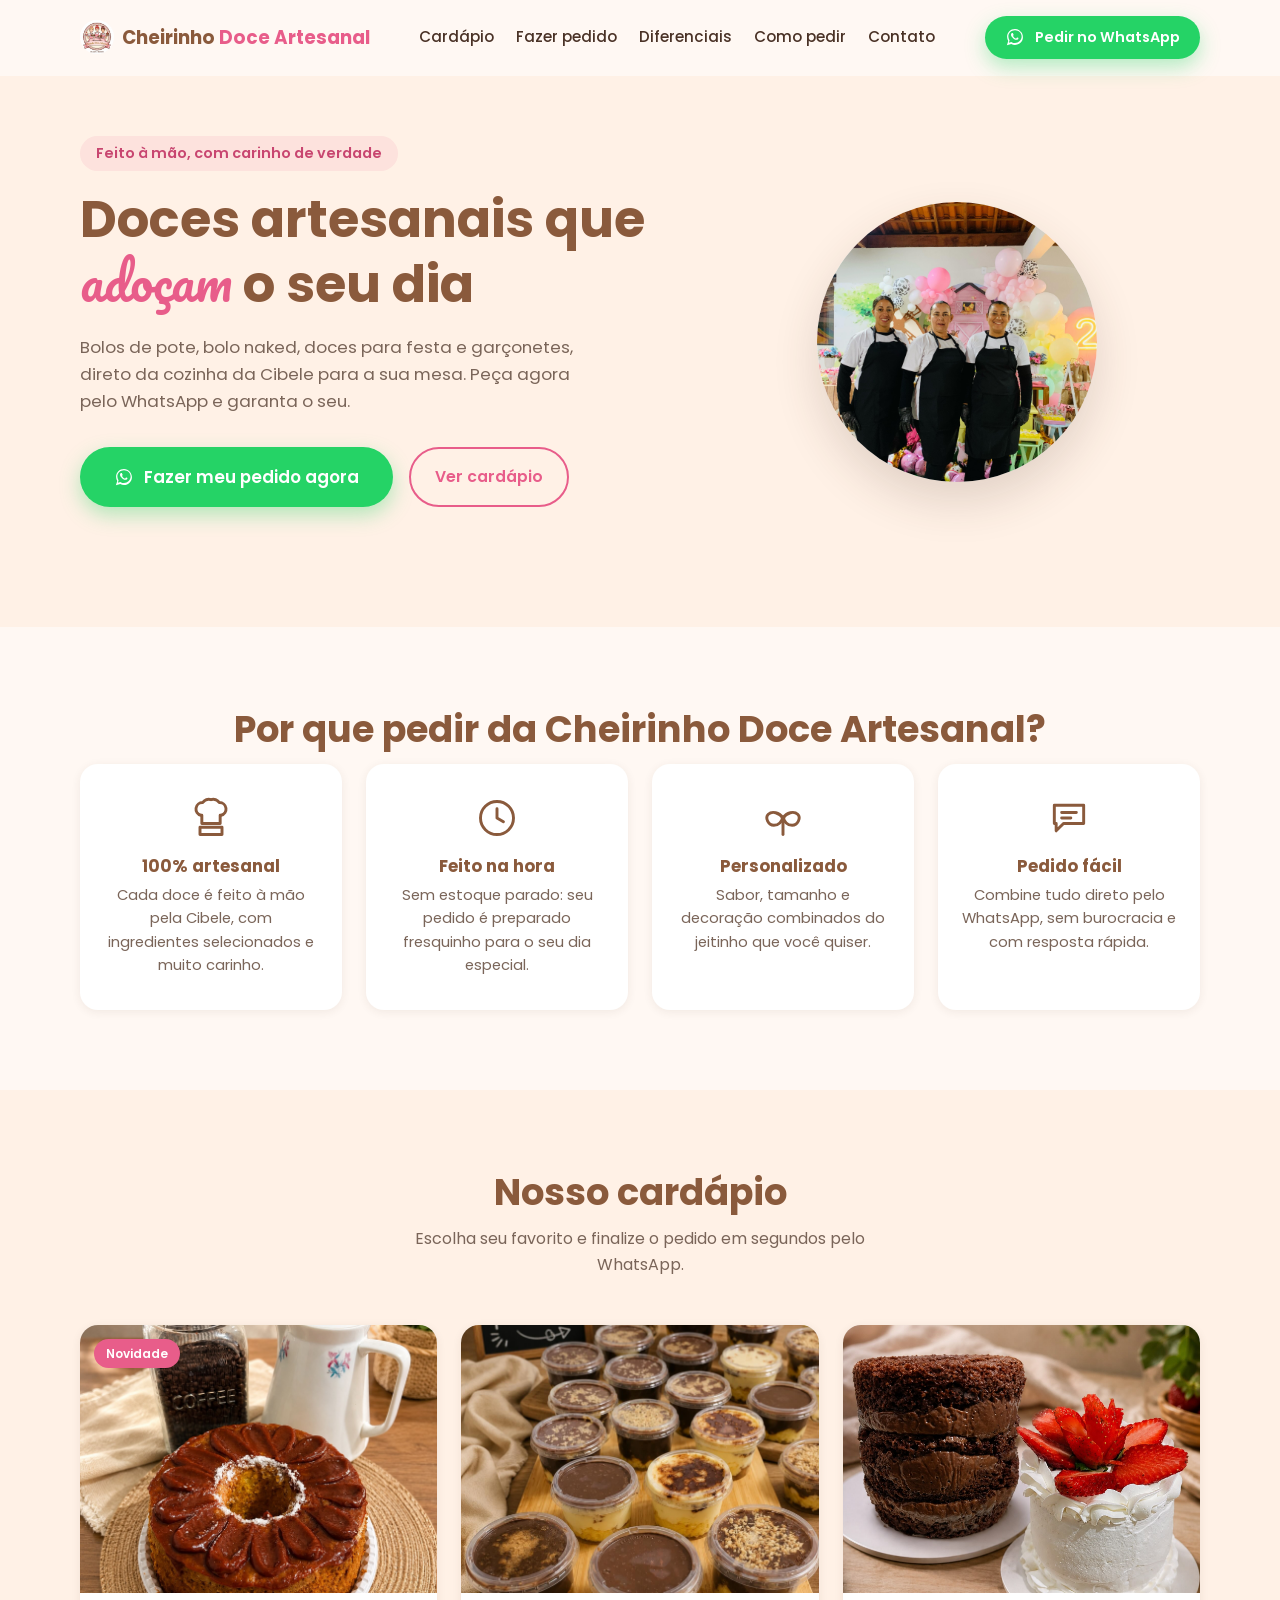
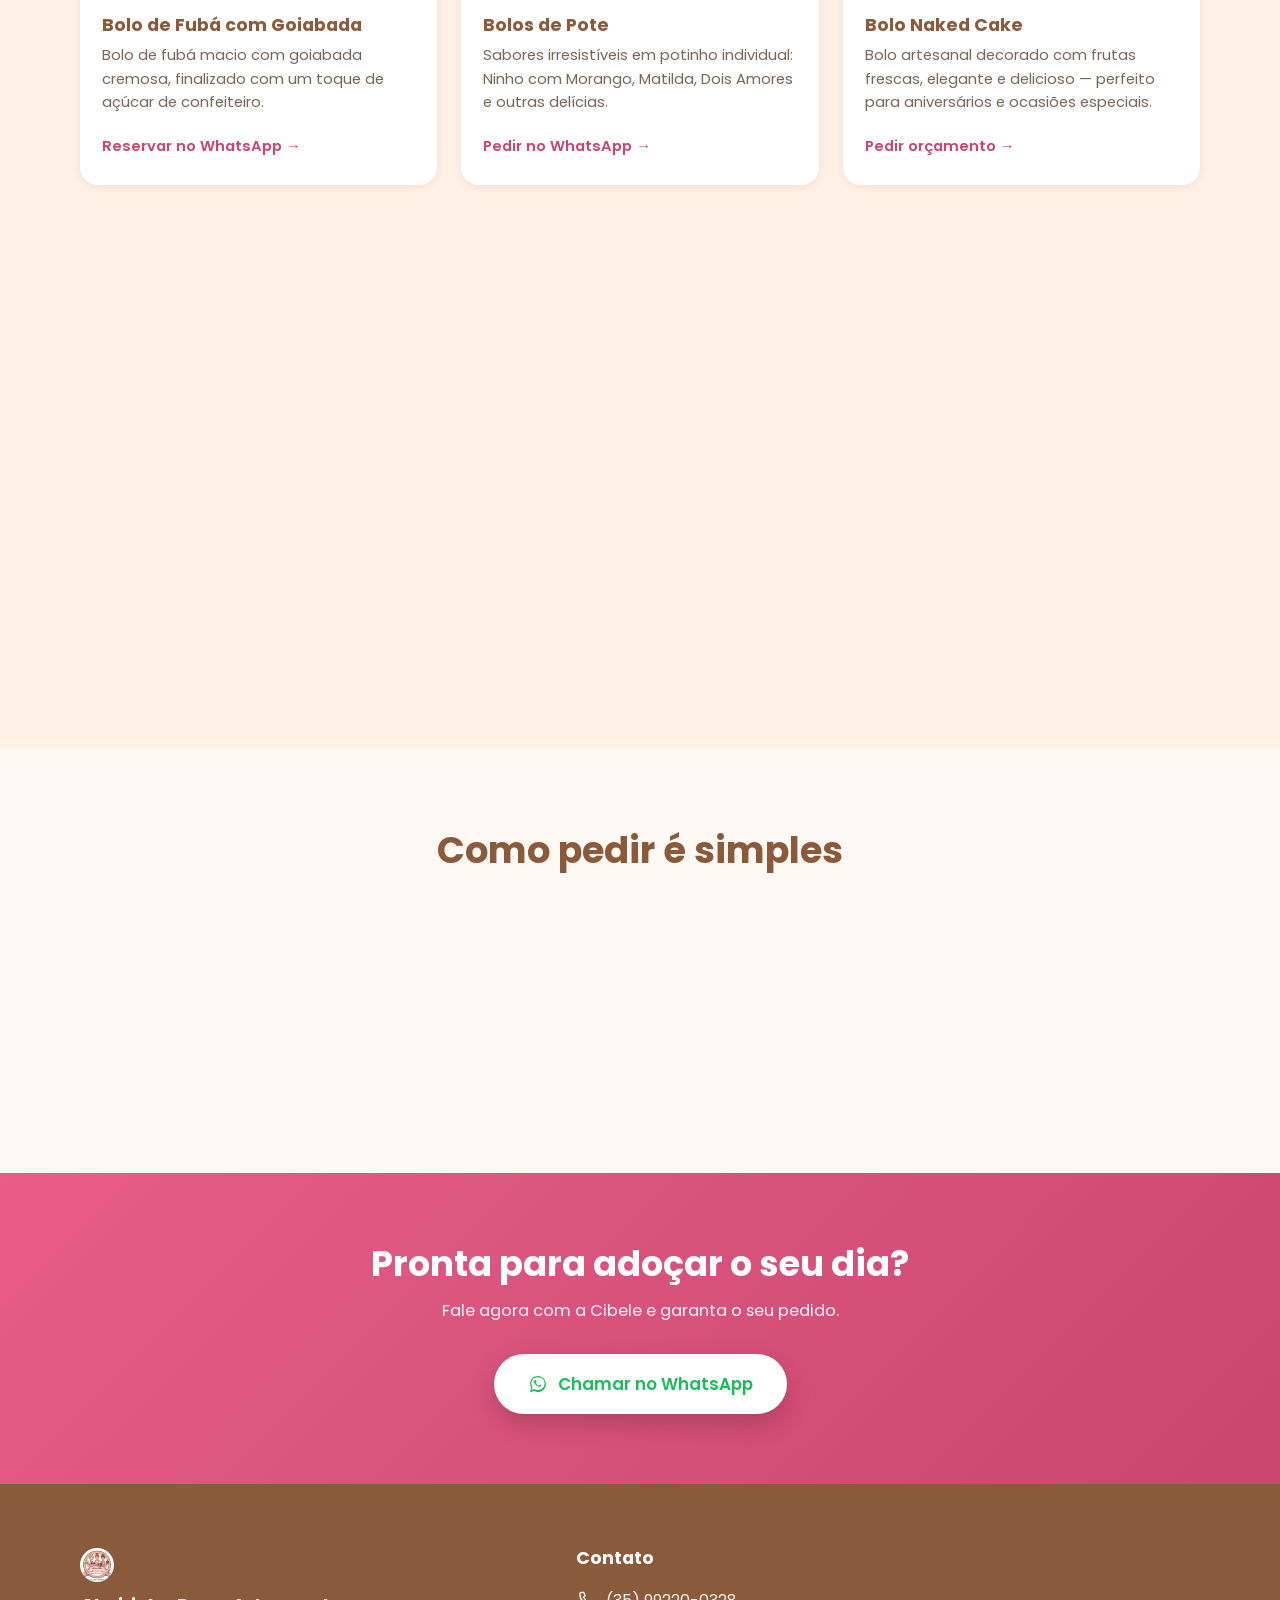
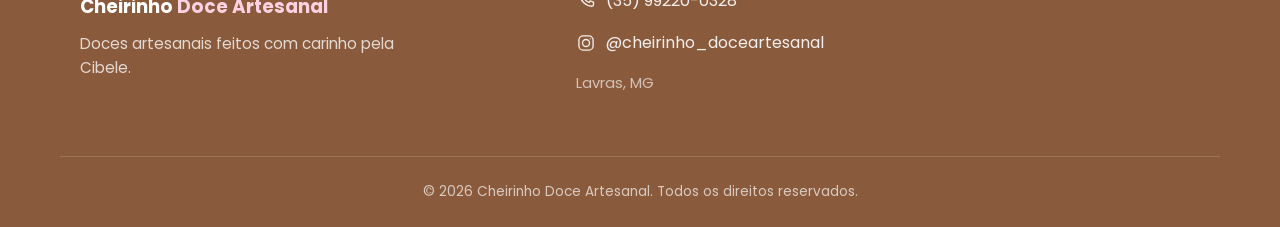
<file: index.html>
<!DOCTYPE html>
<html lang="pt-BR">
<head>
  <meta charset="UTF-8">
  <meta name="viewport" content="width=device-width, initial-scale=1.0">
  <title>Cheirinho Doce Artesanal | Bolos de Pote e Doces Artesanais</title>
  <meta name="description" content="Bolos de pote, bolo naked, doces para festa e garçonetes feitos à mão pela Cibele. Peça pelo WhatsApp e receba com todo carinho.">
  <meta name="keywords" content="bolo de pote, doceria artesanal, bolo naked cake, doces para festa, garçonetes, encomenda de bolo, confeitaria">
  <meta name="robots" content="index, follow">
  <meta name="author" content="Cheirinho Doce Artesanal">
  <link rel="canonical" href="https://www.cheirinhodoceartesanal.com.br/">

  <!-- Open Graph / redes sociais -->
  <meta property="og:type" content="website">
  <meta property="og:title" content="Cheirinho Doce Artesanal | Bolos de Pote e Doces Artesanais">
  <meta property="og:description" content="Bolos de pote, bolo naked, doces para festa e garçonetes feitos à mão. Peça pelo WhatsApp!">
  <meta property="og:locale" content="pt_BR">
  <meta property="og:site_name" content="Cheirinho Doce Artesanal">
  <meta name="twitter:card" content="summary">

  <link rel="icon" type="image/png" sizes="32x32" href="assets/img/favicon-32.png">
  <link rel="apple-touch-icon" sizes="180x180" href="assets/img/favicon-180.png">

  <link rel="preconnect" href="https://fonts.googleapis.com">
  <link rel="preconnect" href="https://fonts.gstatic.com" crossorigin>
  <link href="https://fonts.googleapis.com/css2?family=Poppins:wght@400;500;600;700&family=Pacifico&display=swap" rel="stylesheet">

  <link rel="stylesheet" href="css/styles.css">
  <link rel="stylesheet" href="css/pedido.css">

  <!-- SEO: dados estruturados do negócio -->
  <script type="application/ld+json">
  {
    "@context": "https://schema.org",
    "@type": "Bakery",
    "name": "Cheirinho Doce Artesanal",
    "description": "Bolos de pote, bolo naked, doces para festa e garçonetes artesanais sob encomenda.",
    "telephone": "+5535992200328",
    "priceRange": "$$",
    "servesCuisine": "Confeitaria",
    "sameAs": [
      "https://www.instagram.com/cheirinho_doceartesanal/"
    ]
  }
  </script>
</head>
<body>

  <!-- HEADER -->
  <header class="header" id="header">
    <div class="container header__inner">
      <a href="#topo" class="logo">
        <img src="assets/img/logo-temporaria.jpeg" alt="" class="logo__icon">
        <span class="logo__text">Cheirinho <em>Doce Artesanal</em></span>
      </a>

      <div class="header__actions">
        <a href="#pedido" class="btn header__order-cta">Fazer pedido</a>

        <button class="nav-toggle" id="navToggle" aria-label="Abrir menu" aria-expanded="false" aria-controls="navMenu">
          <span></span><span></span><span></span>
        </button>
      </div>

      <nav class="nav" id="navMenu">
        <a href="#cardapio" class="nav__link">Cardápio</a>
        <a href="#pedido" class="nav__link">Fazer pedido</a>
        <a href="#diferenciais" class="nav__link">Diferenciais</a>
        <a href="#como-pedir" class="nav__link">Como pedir</a>
        <a href="#contato" class="nav__link">Contato</a>
        <a href="https://wa.me/5535992200328?text=Ol%C3%A1%2C%20Cibele!%20Vim%20pelo%20site%20da%20Cheirinho%20Doce%20Artesanal%20e%20gostaria%20de%20fazer%20um%20pedido.%20Pode%20me%20ajudar%3F"
           class="btn btn--whatsapp nav__cta" target="_blank" rel="noopener" data-wa-cta="header">
          <svg class="icon-wa" viewBox="0 0 32 32" aria-hidden="true"><path d="M16 3C9 3 3.3 8.6 3.3 15.5c0 2.4.7 4.7 1.9 6.7L3 29l7-1.8c1.9 1 4 1.6 6 1.6 7 0 12.7-5.6 12.7-12.5S23 3 16 3zm0 22.6c-1.9 0-3.7-.5-5.3-1.4l-.4-.2-4.1 1 1.1-4-.3-.4a10 10 0 01-1.6-5.4c0-5.6 4.6-10.1 10.6-10.1s10.6 4.5 10.6 10.1S21.9 25.6 16 25.6zm5.8-7.6c-.3-.2-1.9-1-2.2-1.1-.3-.1-.5-.2-.7.1-.2.3-.8 1.1-1 1.3-.2.2-.4.3-.7.1-.3-.2-1.4-.5-2.6-1.6-1-.9-1.6-2-1.8-2.3-.2-.3 0-.5.1-.6.1-.1.3-.4.5-.5.1-.2.2-.3.3-.5.1-.2 0-.4 0-.5 0-.2-.7-1.8-1-2.4-.3-.6-.5-.5-.7-.5h-.6c-.2 0-.5.1-.8.4-.3.3-1 1-1 2.5s1 2.9 1.2 3.1c.1.2 2 3.1 4.9 4.3.7.3 1.2.5 1.6.6.7.2 1.3.2 1.8.1.5-.1 1.9-.8 2.1-1.5.3-.7.3-1.4.2-1.5-.1-.1-.3-.2-.6-.3z"/></svg>
          Pedir no WhatsApp
        </a>
      </nav>
    </div>
  </header>

  <main>
  <div class="view view--active" id="topo" data-view="main">

    <!-- HERO -->
    <section class="hero">
      <div class="container hero__inner">
        <div class="hero__content">
          <p class="eyebrow">Feito à mão, com carinho de verdade</p>
          <h1>Doces artesanais que <span class="highlight">adoçam</span> o seu dia</h1>
          <p class="hero__subtitle">
            Bolos de pote, bolo naked, doces para festa e garçonetes, direto da cozinha da Cibele
            para a sua mesa. Peça agora pelo WhatsApp e garanta o seu.
          </p>
          <div class="hero__actions">
            <a href="https://wa.me/5535992200328?text=Ol%C3%A1%2C%20Cibele!%20Vim%20pelo%20site%20da%20Cheirinho%20Doce%20Artesanal%20e%20gostaria%20de%20fazer%20um%20pedido.%20Pode%20me%20ajudar%3F"
               class="btn btn--whatsapp btn--lg" target="_blank" rel="noopener" data-wa-cta="hero">
              <svg class="icon-wa" viewBox="0 0 32 32" aria-hidden="true"><path d="M16 3C9 3 3.3 8.6 3.3 15.5c0 2.4.7 4.7 1.9 6.7L3 29l7-1.8c1.9 1 4 1.6 6 1.6 7 0 12.7-5.6 12.7-12.5S23 3 16 3zm0 22.6c-1.9 0-3.7-.5-5.3-1.4l-.4-.2-4.1 1 1.1-4-.3-.4a10 10 0 01-1.6-5.4c0-5.6 4.6-10.1 10.6-10.1s10.6 4.5 10.6 10.1S21.9 25.6 16 25.6zm5.8-7.6c-.3-.2-1.9-1-2.2-1.1-.3-.1-.5-.2-.7.1-.2.3-.8 1.1-1 1.3-.2.2-.4.3-.7.1-.3-.2-1.4-.5-2.6-1.6-1-.9-1.6-2-1.8-2.3-.2-.3 0-.5.1-.6.1-.1.3-.4.5-.5.1-.2.2-.3.3-.5.1-.2 0-.4 0-.5 0-.2-.7-1.8-1-2.4-.3-.6-.5-.5-.7-.5h-.6c-.2 0-.5.1-.8.4-.3.3-1 1-1 2.5s1 2.9 1.2 3.1c.1.2 2 3.1 4.9 4.3.7.3 1.2.5 1.6.6.7.2 1.3.2 1.8.1.5-.1 1.9-.8 2.1-1.5.3-.7.3-1.4.2-1.5-.1-.1-.3-.2-.6-.3z"/></svg>
              Fazer meu pedido agora
            </a>
            <a href="#cardapio" class="btn btn--outline">Ver cardápio</a>
          </div>
        </div>

        <div class="hero__art">
          <div class="cake-illustration">
            <img src="assets/img/foto-hero.jpg"
                 alt="Equipe da Cheirinho Doce Artesanal em uma festa decorada"
                 class="cake-illustration__img">
          </div>
          <p class="hero__mobile-brand">Cheirinho Doce Artesanal</p>
        </div>
      </div>
    </section>

    <!-- DIFERENCIAIS -->
    <section class="section" id="diferenciais">
      <div class="container">
        <h2 class="section__title">Por que pedir da Cheirinho Doce Artesanal?</h2>
        <div class="cards-grid cards-grid--4">
          <div class="feature-card">
            <span class="feature-card__icon" aria-hidden="true">
              <svg viewBox="0 0 24 24" fill="none" stroke="currentColor" stroke-width="1.6" stroke-linecap="round" stroke-linejoin="round">
                <path d="M6.5 10.5a3.5 3.5 0 0 1 1-6.9A3.8 3.8 0 0 1 12 2a3.8 3.8 0 0 1 4.5 1.6a3.5 3.5 0 0 1 1 6.9"/>
                <path d="M7 10.5V15h10v-4.5"/>
                <path d="M6 17h12v4H6z"/>
              </svg>
            </span>
            <h3>100% artesanal</h3>
            <p>Cada doce é feito à mão pela Cibele, com ingredientes selecionados e muito carinho.</p>
          </div>
          <div class="feature-card">
            <span class="feature-card__icon" aria-hidden="true">
              <svg viewBox="0 0 24 24" fill="none" stroke="currentColor" stroke-width="1.6" stroke-linecap="round" stroke-linejoin="round">
                <circle cx="12" cy="12" r="9"/>
                <path d="M12 7v5l3.5 2"/>
              </svg>
            </span>
            <h3>Feito na hora</h3>
            <p>Sem estoque parado: seu pedido é preparado fresquinho para o seu dia especial.</p>
          </div>
          <div class="feature-card">
            <span class="feature-card__icon" aria-hidden="true">
              <svg viewBox="0 0 24 24" fill="none" stroke="currentColor" stroke-width="1.6" stroke-linecap="round" stroke-linejoin="round">
                <path d="M12 12c-2-3-6-4-8-2s0 6 3 6 4-2 5-4Z"/>
                <path d="M12 12c2-3 6-4 8-2s0 6-3 6-4-2-5-4Z"/>
                <circle cx="12" cy="12" r="1.3" fill="currentColor" stroke="none"/>
                <path d="M12 13.3V21"/>
              </svg>
            </span>
            <h3>Personalizado</h3>
            <p>Sabor, tamanho e decoração combinados do jeitinho que você quiser.</p>
          </div>
          <div class="feature-card">
            <span class="feature-card__icon" aria-hidden="true">
              <svg viewBox="0 0 24 24" fill="none" stroke="currentColor" stroke-width="1.6" stroke-linecap="round" stroke-linejoin="round">
                <path d="M4 5h16v10H9l-4 4v-4H4z" stroke-linejoin="round"/>
                <path d="M8 9h8M8 12h5"/>
              </svg>
            </span>
            <h3>Pedido fácil</h3>
            <p>Combine tudo direto pelo WhatsApp, sem burocracia e com resposta rápida.</p>
          </div>
        </div>
      </div>
    </section>

    <!-- CARDÁPIO -->
    <section class="section section--alt" id="cardapio">
      <div class="container">
        <h2 class="section__title">Nosso cardápio</h2>
        <p class="section__subtitle">Escolha seu favorito e finalize o pedido em segundos pelo WhatsApp.</p>

        <div class="cards-grid cards-grid--3">

          <article class="product-card">
            <span class="product-card__badge">Novidade</span>
            <div class="product-card__media">
              <img src="assets/img/fuba-com-goiabada.jpg"
                   alt="Bolo de fubá com goiabada polvilhado com açúcar de confeiteiro, da Cheirinho Doce Artesanal" loading="lazy">
            </div>
            <div class="product-card__body">
              <h3>Bolo de Fubá com Goiabada</h3>
              <p>Bolo de fubá macio com goiabada cremosa, finalizado com um toque de açúcar de confeiteiro.</p>
              <a href="https://wa.me/5535992200328?text=Ol%C3%A1%2C%20Cibele!%20Vim%20pelo%20site%20e%20gostaria%20de%20reservar%20o%20Bolo%20de%20Fub%C3%A1%20com%20Goiabada.%20Pode%20me%20ajudar%3F"
                 class="product-card__cta" target="_blank" rel="noopener" data-wa-cta="produto-fuba-goiabada">
                Reservar no WhatsApp →
              </a>
            </div>
          </article>

          <article class="product-card">
            <div class="product-card__media">
              <img src="assets/img/SaveClip.App_727364649_18042018758637488_6402119738083572810_n.jpg"
                   alt="Potinhos individuais de bolo de pote da Cheirinho Doce Artesanal" loading="lazy">
            </div>
            <div class="product-card__body">
              <h3>Bolos de Pote</h3>
              <p>Sabores irresistíveis em potinho individual: Ninho com Morango, Matilda, Dois Amores e outras delícias.</p>
              <a href="https://wa.me/5535992200328?text=Ol%C3%A1%2C%20Cibele!%20Vim%20pelo%20site%20e%20gostaria%20de%20pedir%20Bolos%20de%20Pote.%20Pode%20me%20ajudar%3F"
                 class="product-card__cta" target="_blank" rel="noopener" data-wa-cta="produto-bolo-pote">
                Pedir no WhatsApp →
              </a>
            </div>
          </article>

          <article class="product-card">
            <div class="product-card__media">
              <img src="assets/img/bolo-nake.jpg"
                   alt="Bolo Naked Cake decorado com morangos frescos, da Cheirinho Doce Artesanal" loading="lazy">
            </div>
            <div class="product-card__body">
              <h3>Bolo Naked Cake</h3>
              <p>Bolo artesanal decorado com frutas frescas, elegante e delicioso — perfeito para aniversários e ocasiões especiais.</p>
              <a href="https://wa.me/5535992200328?text=Ol%C3%A1%2C%20Cibele!%20Vim%20pelo%20site%20e%20gostaria%20de%20um%20or%C3%A7amento%20de%20Bolo%20Naked%20Cake.%20Pode%20me%20ajudar%3F"
                 class="product-card__cta" target="_blank" rel="noopener" data-wa-cta="produto-naked">
                Pedir orçamento →
              </a>
            </div>
          </article>

          <article class="product-card">
            <div class="product-card__media product-card__media--top">
              <img src="assets/img/SaveClip.App_660376509_18030790445637488_6984567225383814901_n.jpg"
                   alt="Bolo inteiro decorado com chantili e crocante, da Cheirinho Doce Artesanal" loading="lazy">
            </div>
            <div class="product-card__body">
              <h3>Bolo Prestígio &amp; Matilda</h3>
              <p>Bolos inteiros para festas, com aquele sabor caseiro que todo mundo ama repetir.</p>
              <a href="https://wa.me/5535992200328?text=Ol%C3%A1%2C%20Cibele!%20Vim%20pelo%20site%20e%20gostaria%20de%20saber%20mais%20sobre%20os%20Bolos%20Prest%C3%ADgio%20e%20Matilda.%20Pode%20me%20ajudar%3F"
                 class="product-card__cta" target="_blank" rel="noopener" data-wa-cta="produto-prestigio">
                Pedir no WhatsApp →
              </a>
            </div>
          </article>

          <article class="product-card">
            <div class="product-card__media">
              <img src="assets/img/SaveClip.App_722666673_18040884974637488_3064238404644354997_n.jpg"
                   alt="Brigadeiros e docinhos finos organizados para festa, da Cheirinho Doce Artesanal" loading="lazy">
            </div>
            <div class="product-card__body">
              <h3>Doces para Festa</h3>
              <p>Docinhos finos e garçonetes para complementar sua festa com todo o capricho.</p>
              <a href="https://wa.me/5535992200328?text=Ol%C3%A1%2C%20Cibele!%20Vim%20pelo%20site%20e%20gostaria%20de%20um%20or%C3%A7amento%20de%20Doces%20para%20Festa%20e%20Gar%C3%A7onetes.%20Pode%20me%20ajudar%3F"
                 class="product-card__cta" target="_blank" rel="noopener" data-wa-cta="produto-docinhos">
                Pedir orçamento →
              </a>
            </div>
          </article>

          <article class="product-card">
            <div class="product-card__media">
              <img src="assets/img/SaveClip.App_780087797_18051032726637488_6203895115660936453_n.jpg"
                   alt="Bolo personalizado decorado para aniversário, da Cheirinho Doce Artesanal" loading="lazy">
            </div>
            <div class="product-card__body">
              <h3>Encomendas Personalizadas</h3>
              <p>Aniversário, chá revelação, casamento... conte o que você imagina e a gente coloca a mão na massa.</p>
              <a href="https://wa.me/5535992200328?text=Ol%C3%A1%2C%20Cibele!%20Vim%20pelo%20site%20e%20gostaria%20de%20fazer%20uma%20encomenda%20personalizada.%20Pode%20me%20ajudar%3F"
                 class="product-card__cta" target="_blank" rel="noopener" data-wa-cta="produto-personalizado">
                Falar sobre meu pedido →
              </a>
            </div>
          </article>

        </div>
      </div>
    </section>

    <!-- COMO PEDIR -->
    <section class="section" id="como-pedir">
      <div class="container">
        <h2 class="section__title">Como pedir é simples</h2>
        <div class="steps">
          <div class="step">
            <span class="step__number">1</span>
            <h3>Escolha seu doce</h3>
            <p>Navegue pelo cardápio e veja qual sabor combina com a sua ocasião.</p>
          </div>
          <div class="step">
            <span class="step__number">2</span>
            <h3>Chame no WhatsApp</h3>
            <p>Clique em um dos botões e envie sua mensagem — já vai pré-preenchida.</p>
          </div>
          <div class="step">
            <span class="step__number">3</span>
            <h3>Combine e receba</h3>
            <p>A Cibele confirma sabor, data e entrega. É só aguardar a doçura chegar!</p>
          </div>
        </div>
      </div>
    </section>

    <!-- CTA FINAL -->
    <section class="cta-final">
      <div class="container cta-final__inner">
        <h2>Pronta para adoçar o seu dia?</h2>
        <p>Fale agora com a Cibele e garanta o seu pedido.</p>
        <a href="https://wa.me/5535992200328?text=Ol%C3%A1%2C%20Cibele!%20Vim%20pelo%20site%20da%20Cheirinho%20Doce%20Artesanal%20e%20gostaria%20de%20fazer%20um%20pedido.%20Pode%20me%20ajudar%3F"
           class="btn btn--whatsapp btn--lg" target="_blank" rel="noopener" data-wa-cta="cta-final">
          <svg class="icon-wa" viewBox="0 0 32 32" aria-hidden="true"><path d="M16 3C9 3 3.3 8.6 3.3 15.5c0 2.4.7 4.7 1.9 6.7L3 29l7-1.8c1.9 1 4 1.6 6 1.6 7 0 12.7-5.6 12.7-12.5S23 3 16 3zm0 22.6c-1.9 0-3.7-.5-5.3-1.4l-.4-.2-4.1 1 1.1-4-.3-.4a10 10 0 01-1.6-5.4c0-5.6 4.6-10.1 10.6-10.1s10.6 4.5 10.6 10.1S21.9 25.6 16 25.6zm5.8-7.6c-.3-.2-1.9-1-2.2-1.1-.3-.1-.5-.2-.7.1-.2.3-.8 1.1-1 1.3-.2.2-.4.3-.7.1-.3-.2-1.4-.5-2.6-1.6-1-.9-1.6-2-1.8-2.3-.2-.3 0-.5.1-.6.1-.1.3-.4.5-.5.1-.2.2-.3.3-.5.1-.2 0-.4 0-.5 0-.2-.7-1.8-1-2.4-.3-.6-.5-.5-.7-.5h-.6c-.2 0-.5.1-.8.4-.3.3-1 1-1 2.5s1 2.9 1.2 3.1c.1.2 2 3.1 4.9 4.3.7.3 1.2.5 1.6.6.7.2 1.3.2 1.8.1.5-.1 1.9-.8 2.1-1.5.3-.7.3-1.4.2-1.5-.1-.1-.3-.2-.6-.3z"/></svg>
          Chamar no WhatsApp
        </a>
      </div>
    </section>

  </div>

  <!-- MONTE SEU PEDIDO -->
  <div class="view" id="pedido" data-view="pedido">

    <section class="order-hero">
      <div class="container">
        <p class="eyebrow">Monte do seu jeitinho</p>
        <h2 id="pedidoHeading" tabindex="-1">Escolha seus doces e envie o pedido em 1 clique</h2>
        <p class="order-hero__subtitle">
          Selecione os itens, ajuste as quantidades e mande tudo prontinho pra Cibele no WhatsApp —
          sem precisar digitar nada.
        </p>
      </div>
    </section>

    <section class="order-builder">
      <div class="container order-layout">

        <div class="order-catalog" id="orderCatalog" aria-label="Catálogo de produtos">
          <!-- categorias e itens são renderizados via JS (pedido.js) -->
        </div>

        <aside class="order-summary" id="orderSummary" aria-label="Resumo do pedido">
          <div class="order-summary__card">
            <h3>Seu pedido</h3>

            <ul class="order-summary__list" id="summaryList">
              <li class="order-summary__empty" id="summaryEmpty">Nenhum item selecionado ainda.</li>
            </ul>

            <div class="form-field">
              <label for="customerName">Seu nome</label>
              <input type="text" id="customerName" name="customerName" placeholder="Como podemos te chamar?" autocomplete="name">
            </div>

            <div class="form-field">
              <label for="deliveryDate">Data desejada (opcional)</label>
              <input type="date" id="deliveryDate" name="deliveryDate">
            </div>

            <div class="form-field">
              <label for="notes">Observações (opcional)</label>
              <textarea id="notes" name="notes" rows="3" placeholder="Alguma preferência, restrição ou detalhe do pedido?"></textarea>
            </div>

            <a href="#" id="sendOrderBtn" class="btn btn--whatsapp btn--lg order-summary__cta"
               target="_blank" rel="noopener" data-wa-cta="pedido-montado" aria-disabled="true">
              <svg class="icon-wa" viewBox="0 0 32 32" aria-hidden="true"><path d="M16 3C9 3 3.3 8.6 3.3 15.5c0 2.4.7 4.7 1.9 6.7L3 29l7-1.8c1.9 1 4 1.6 6 1.6 7 0 12.7-5.6 12.7-12.5S23 3 16 3zm0 22.6c-1.9 0-3.7-.5-5.3-1.4l-.4-.2-4.1 1 1.1-4-.3-.4a10 10 0 01-1.6-5.4c0-5.6 4.6-10.1 10.6-10.1s10.6 4.5 10.6 10.1S21.9 25.6 16 25.6zm5.8-7.6c-.3-.2-1.9-1-2.2-1.1-.3-.1-.5-.2-.7.1-.2.3-.8 1.1-1 1.3-.2.2-.4.3-.7.1-.3-.2-1.4-.5-2.6-1.6-1-.9-1.6-2-1.8-2.3-.2-.3 0-.5.1-.6.1-.1.3-.4.5-.5.1-.2.2-.3.3-.5.1-.2 0-.4 0-.5 0-.2-.7-1.8-1-2.4-.3-.6-.5-.5-.7-.5h-.6c-.2 0-.5.1-.8.4-.3.3-1 1-1 2.5s1 2.9 1.2 3.1c.1.2 2 3.1 4.9 4.3.7.3 1.2.5 1.6.6.7.2 1.3.2 1.8.1.5-.1 1.9-.8 2.1-1.5.3-.7.3-1.4.2-1.5-.1-.1-.3-.2-.6-.3z"/></svg>
              Enviar pedido no WhatsApp
            </a>
            <p class="order-summary__hint" id="summaryHint">Selecione ao menos um item para continuar.</p>
          </div>
        </aside>

      </div>
    </section>

  </div>

  </main>

  <!-- FOOTER / CONTATO -->
  <footer class="footer" id="contato">
    <div class="container footer__inner">
      <div class="footer__brand">
        <img src="assets/img/logo-temporaria.jpeg" alt="" class="logo__icon">
        <span class="logo__text">Cheirinho <em>Doce Artesanal</em></span>
        <p>Doces artesanais feitos com carinho pela Cibele.</p>
      </div>

      <div class="footer__contact">
        <h3>Contato</h3>
        <p>
          <a href="https://wa.me/5535992200328" target="_blank" rel="noopener">
            <svg viewBox="0 0 24 24" fill="none" stroke="currentColor" stroke-width="1.6" stroke-linecap="round" stroke-linejoin="round" aria-hidden="true">
              <path d="M6.5 3h3l1.5 4-2 1.5a12 12 0 0 0 6.5 6.5L17 13l4 1.5v3a2 2 0 0 1-2 2A15.5 15.5 0 0 1 4.5 5a2 2 0 0 1 2-2Z"/>
            </svg>
            (35) 99220-0328
          </a>
        </p>
        <p>
          <a href="https://www.instagram.com/cheirinho_doceartesanal/" target="_blank" rel="noopener">
            <svg viewBox="0 0 24 24" fill="none" stroke="currentColor" stroke-width="1.6" stroke-linecap="round" stroke-linejoin="round" aria-hidden="true">
              <rect x="3.5" y="3.5" width="17" height="17" rx="5"/>
              <circle cx="12" cy="12" r="4.2"/>
              <circle cx="17" cy="7" r="0.8" fill="currentColor" stroke="none"/>
            </svg>
            @cheirinho_doceartesanal
          </a>
        </p>
        <p class="footer__note">Lavras, MG</p>
      </div>
    </div>
    <div class="footer__bottom">
      <p>&copy; <span id="year"></span> Cheirinho Doce Artesanal. Todos os direitos reservados.</p>
    </div>
  </footer>

  <!-- Botão flutuante WhatsApp -->
  <a href="https://wa.me/5535992200328?text=Ol%C3%A1%2C%20Cibele!%20Vim%20pelo%20site%20da%20Cheirinho%20Doce%20Artesanal%20e%20gostaria%20de%20fazer%20um%20pedido.%20Pode%20me%20ajudar%3F"
     class="whatsapp-float" target="_blank" rel="noopener" aria-label="Chamar no WhatsApp" data-wa-cta="float">
    <svg class="icon-wa" viewBox="0 0 32 32" aria-hidden="true"><path d="M16 3C9 3 3.3 8.6 3.3 15.5c0 2.4.7 4.7 1.9 6.7L3 29l7-1.8c1.9 1 4 1.6 6 1.6 7 0 12.7-5.6 12.7-12.5S23 3 16 3zm0 22.6c-1.9 0-3.7-.5-5.3-1.4l-.4-.2-4.1 1 1.1-4-.3-.4a10 10 0 01-1.6-5.4c0-5.6 4.6-10.1 10.6-10.1s10.6 4.5 10.6 10.1S21.9 25.6 16 25.6zm5.8-7.6c-.3-.2-1.9-1-2.2-1.1-.3-.1-.5-.2-.7.1-.2.3-.8 1.1-1 1.3-.2.2-.4.3-.7.1-.3-.2-1.4-.5-2.6-1.6-1-.9-1.6-2-1.8-2.3-.2-.3 0-.5.1-.6.1-.1.3-.4.5-.5.1-.2.2-.3.3-.5.1-.2 0-.4 0-.5 0-.2-.7-1.8-1-2.4-.3-.6-.5-.5-.7-.5h-.6c-.2 0-.5.1-.8.4-.3.3-1 1-1 2.5s1 2.9 1.2 3.1c.1.2 2 3.1 4.9 4.3.7.3 1.2.5 1.6.6.7.2 1.3.2 1.8.1.5-.1 1.9-.8 2.1-1.5.3-.7.3-1.4.2-1.5-.1-.1-.3-.2-.6-.3z"/></svg>
  </a>

  <script src="js/script.js"></script>
  <script src="js/pedido.js"></script>
</body>
</html>
</file>
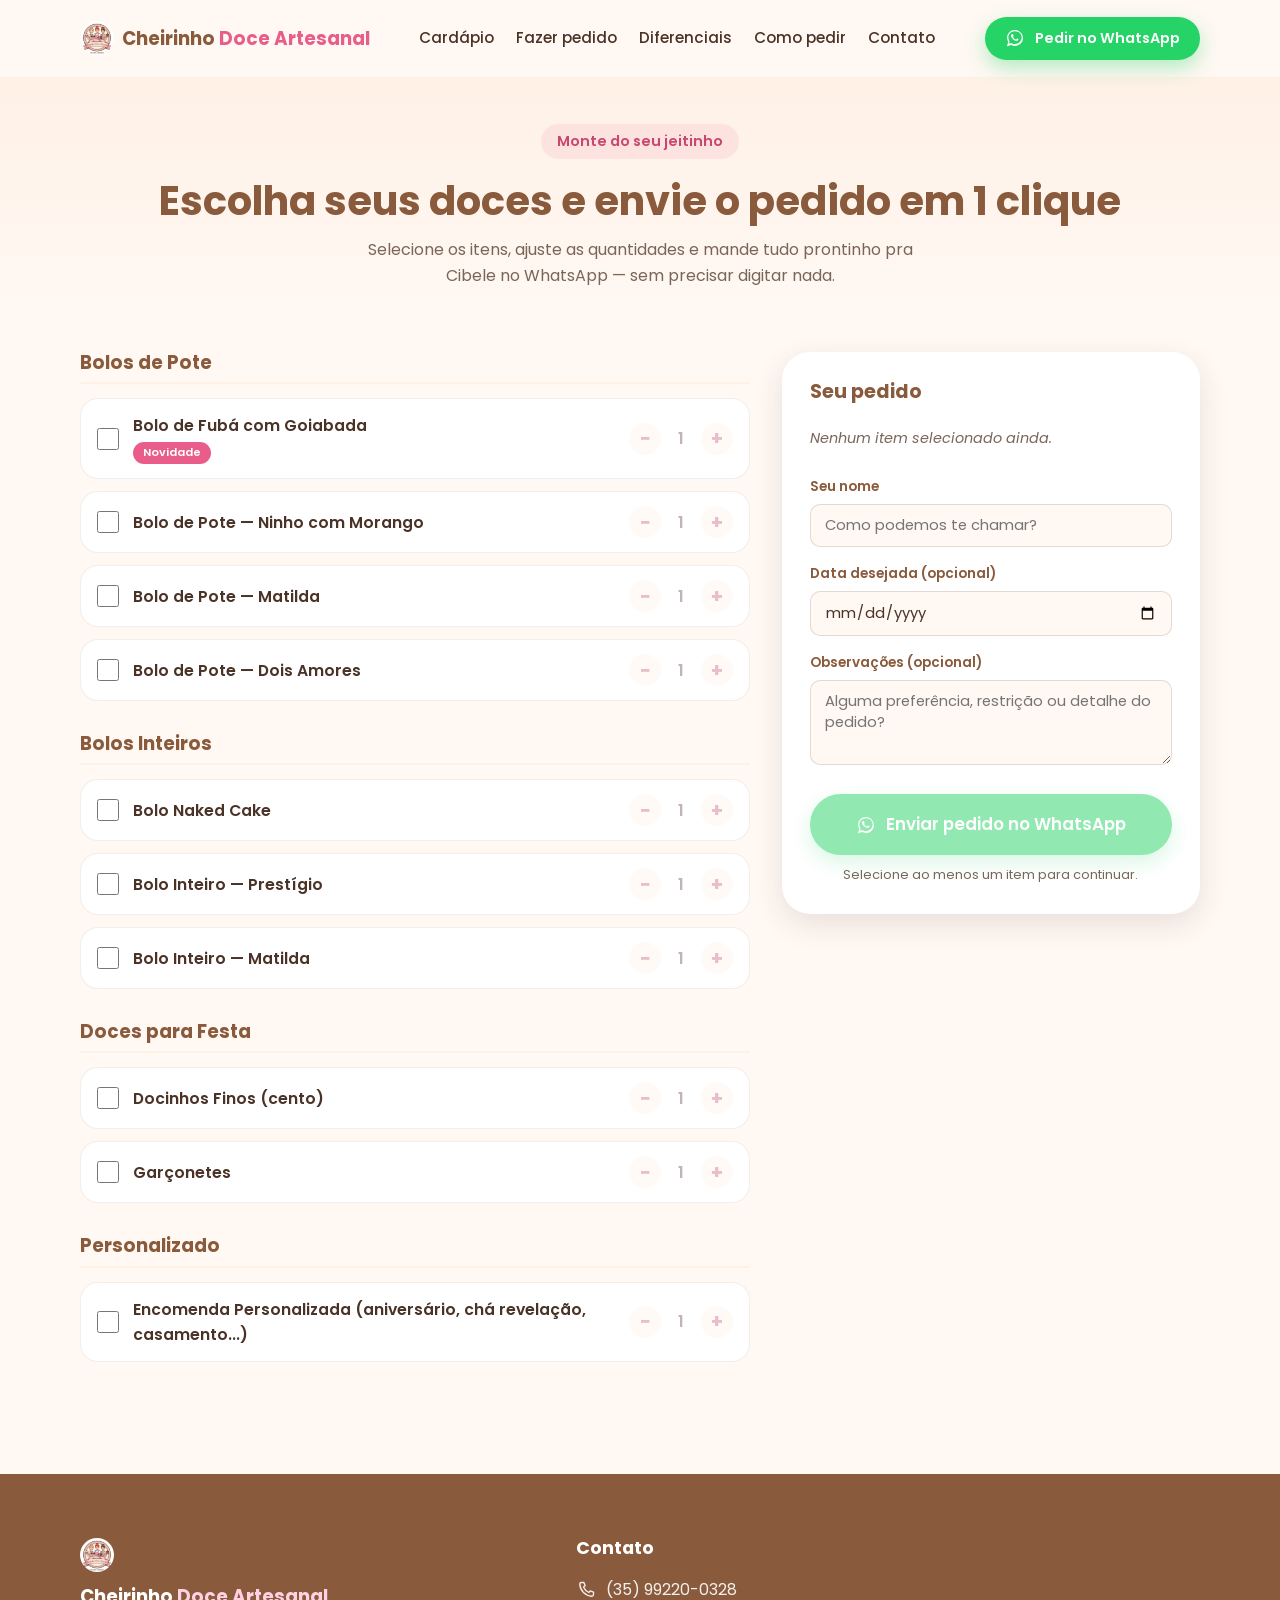
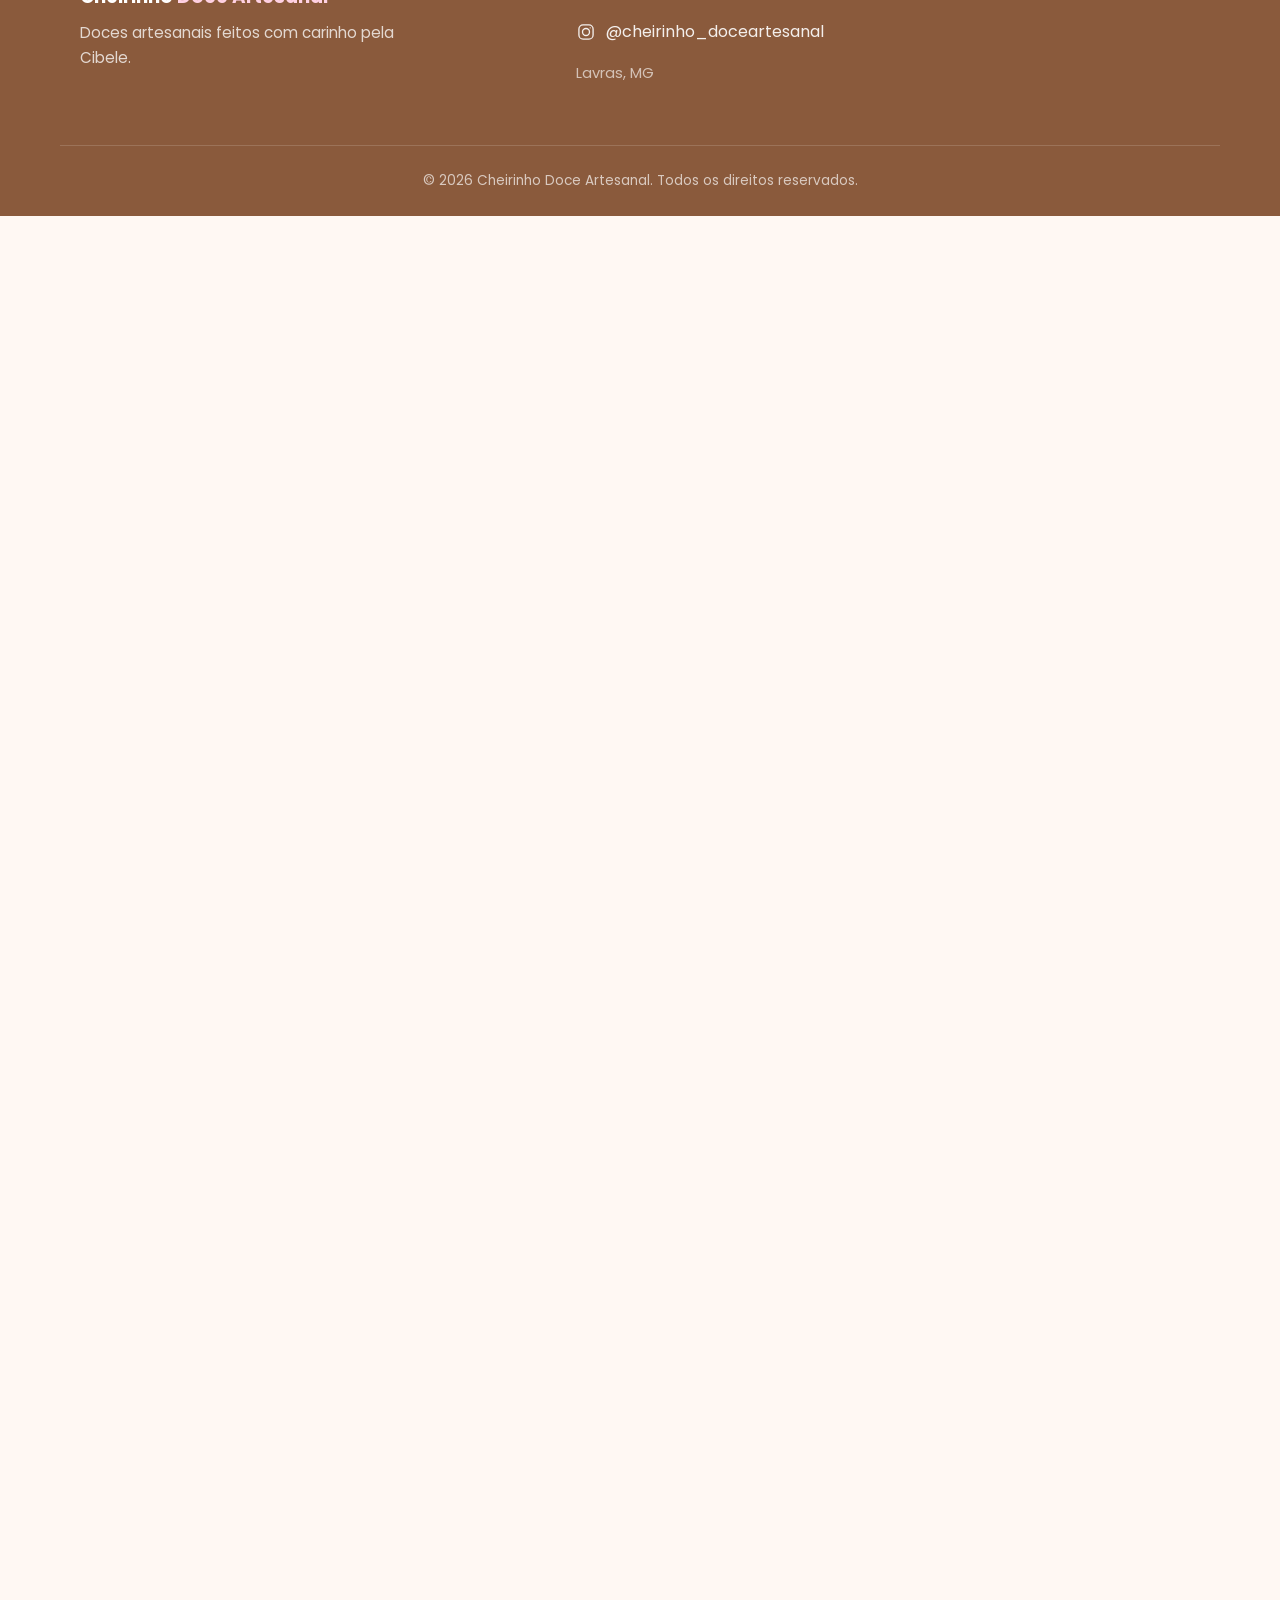
<file: pedido/index.html>
<!DOCTYPE html>
<html lang="pt-BR">
<head>
  <meta charset="UTF-8">
  <meta http-equiv="refresh" content="0; url=../#pedido">
  <meta name="viewport" content="width=device-width, initial-scale=1.0">
  <title>Monte seu Pedido | Cheirinho Doce Artesanal</title>
  <meta name="description" content="Escolha os doces que quiser e envie seu pedido pronto pelo WhatsApp em poucos cliques.">
  <meta name="robots" content="noindex, follow">
  <link rel="canonical" href="https://www.cheirinhodoceartesanal.com.br/">

  <link rel="icon" type="image/png" sizes="32x32" href="../assets/img/favicon-32.png">
</head>
<body style="font-family: 'Poppins', Arial, sans-serif; text-align: center; padding: 80px 20px; color: #4a3226;">
  <p>Redirecionando para a página de pedidos da Cheirinho Doce Artesanal...</p>
  <p><a href="../#pedido">Clique aqui se você não for redirecionado automaticamente.</a></p>
</body>
</html>
</file>
<file: css/styles.css>
/* ==========================================================================
   Cheirinho Doce Artesanal — estilos
   ========================================================================== */

:root {
  --color-primary: #e85d8a;
  --color-primary-dark: #c84670;
  --color-secondary: #8a5a3c;
  --color-bg: #fff8f3;
  --color-cream: #fff1e6;
  --color-text: #4a3226;
  --color-text-soft: #7a6559;
  --color-white: #ffffff;
  --color-whatsapp: #25d366;
  --color-whatsapp-dark: #1ebc59;

  --font-heading: 'Pacifico', cursive;
  --font-body: 'Poppins', sans-serif;

  --radius-sm: 10px;
  --radius-md: 18px;
  --radius-lg: 28px;
  --radius-pill: 999px;

  --shadow-sm: 0 2px 10px rgba(74, 50, 38, 0.08);
  --shadow-md: 0 10px 30px rgba(74, 50, 38, 0.12);
  --shadow-lg: 0 20px 45px rgba(74, 50, 38, 0.16);

  --header-h: 76px;
  --transition: 0.25s ease;
}

/* ---------- Reset ---------- */
*,
*::before,
*::after {
  box-sizing: border-box;
  margin: 0;
  padding: 0;
}

html {
  scroll-behavior: smooth;
  scroll-padding-top: var(--header-h);
}

body {
  font-family: var(--font-body);
  color: var(--color-text);
  background: var(--color-bg);
  line-height: 1.6;
  -webkit-font-smoothing: antialiased;
}

img,
svg {
  display: block;
  max-width: 100%;
}

a {
  text-decoration: none;
  color: inherit;
}

ul {
  list-style: none;
}

h1,
h2,
h3 {
  line-height: 1.2;
  font-weight: 700;
}

button {
  font-family: inherit;
  cursor: pointer;
  border: none;
  background: none;
}

.container {
  width: 100%;
  max-width: 1160px;
  margin-inline: auto;
  padding-inline: 20px;
}

/* ---------- Botões ---------- */
.btn {
  display: inline-flex;
  align-items: center;
  gap: 10px;
  padding: 14px 26px;
  border-radius: var(--radius-pill);
  font-weight: 600;
  font-size: 0.98rem;
  transition: transform var(--transition), box-shadow var(--transition), background var(--transition);
  white-space: nowrap;
}

.btn--whatsapp {
  background: var(--color-whatsapp);
  color: var(--color-white);
  box-shadow: 0 8px 20px rgba(37, 211, 102, 0.35);
}

.btn--whatsapp:hover,
.btn--whatsapp:focus-visible {
  background: var(--color-whatsapp-dark);
  transform: translateY(-2px);
  box-shadow: 0 12px 26px rgba(37, 211, 102, 0.45);
}

.btn--lg {
  padding: 17px 34px;
  font-size: 1.05rem;
}

.btn--outline {
  border: 2px solid var(--color-primary);
  color: var(--color-primary);
  padding: 12px 24px;
}

.btn--outline:hover,
.btn--outline:focus-visible {
  background: var(--color-primary);
  color: var(--color-white);
  transform: translateY(-2px);
}

.icon-wa {
  width: 20px;
  height: 20px;
  fill: currentColor;
  flex-shrink: 0;
}

/* ---------- Header ---------- */
.header {
  position: sticky;
  top: 0;
  z-index: 100;
  height: var(--header-h);
  display: flex;
  align-items: center;
  background: rgba(255, 248, 243, 0.9);
  backdrop-filter: blur(8px);
  border-bottom: 1px solid transparent;
  transition: box-shadow var(--transition), border-color var(--transition), background var(--transition);
}

.header.is-scrolled {
  background: rgba(255, 248, 243, 0.97);
  box-shadow: var(--shadow-sm);
  border-color: rgba(74, 50, 38, 0.06);
}

.header__inner {
  display: flex;
  align-items: center;
  justify-content: space-between;
  gap: 32px;
}

.header__actions {
  display: none;
  align-items: center;
  gap: 10px;
}

.header__order-cta {
  padding: 10px 16px;
  font-size: 0.85rem;
  background: var(--color-primary);
  color: var(--color-white);
  box-shadow: 0 8px 18px rgba(232, 93, 138, 0.22);
}

.header__order-cta:hover,
.header__order-cta:focus-visible {
  background: var(--color-primary-dark);
  transform: translateY(-2px);
  box-shadow: 0 10px 22px rgba(232, 93, 138, 0.28);
}

.logo {
  display: flex;
  align-items: center;
  gap: 8px;
  font-weight: 700;
  font-size: 1.15rem;
  color: var(--color-secondary);
}

.logo__icon {
  width: 34px;
  height: 34px;
  border-radius: 50%;
  object-fit: cover;
  flex-shrink: 0;
}

.logo__text em {
  font-style: normal;
  color: var(--color-primary);
}

.nav {
  display: flex;
  align-items: center;
  gap: 22px;
}

.nav__link {
  font-weight: 500;
  font-size: 0.95rem;
  color: var(--color-text);
  position: relative;
  padding-block: 4px;
}

.nav__link::after {
  content: '';
  position: absolute;
  left: 0;
  bottom: -2px;
  width: 0;
  height: 2px;
  background: var(--color-primary);
  transition: width var(--transition);
}

.nav__link:hover::after,
.nav__link:focus-visible::after {
  width: 100%;
}

.nav__cta {
  margin-left: 28px;
  padding: 10px 20px;
  font-size: 0.9rem;
}

.nav-toggle {
  display: none;
  flex-direction: column;
  justify-content: center;
  gap: 5px;
  width: 40px;
  height: 40px;
}

.nav-toggle span {
  display: block;
  width: 24px;
  height: 2px;
  background: var(--color-secondary);
  transition: transform var(--transition), opacity var(--transition);
}

/* ---------- Hero ---------- */
.hero {
  padding-block: 60px 80px;
  background: var(--color-cream);
  overflow: hidden;
}

.hero__inner {
  display: grid;
  grid-template-columns: 1.1fr 0.9fr;
  align-items: center;
  gap: 40px;
}

.eyebrow {
  display: inline-block;
  color: var(--color-primary-dark);
  font-weight: 600;
  font-size: 0.9rem;
  background: rgba(232, 93, 138, 0.1);
  padding: 6px 16px;
  border-radius: var(--radius-pill);
  margin-bottom: 18px;
}

.hero h1 {
  font-size: clamp(2.1rem, 4.2vw, 3.2rem);
  color: var(--color-secondary);
  margin-bottom: 18px;
}

.hero h1 .highlight {
  color: var(--color-primary);
  font-family: var(--font-heading);
  font-weight: 400;
}

.hero__subtitle {
  font-size: 1.05rem;
  color: var(--color-text-soft);
  max-width: 46ch;
  margin-bottom: 32px;
}

.hero__actions {
  display: flex;
  flex-wrap: wrap;
  gap: 16px;
  margin-bottom: 40px;
}

.hero__art {
  display: flex;
  flex-direction: column;
  justify-content: center;
  align-items: center;
}

.hero__mobile-brand {
  display: none;
}

.cake-illustration {
  position: relative;
  width: 280px;
  height: 280px;
  display: flex;
  align-items: center;
  justify-content: center;
  background: var(--color-white);
  border-radius: 50%;
  overflow: hidden;
  box-shadow: var(--shadow-lg);
}

.cake-illustration__img {
  width: 100%;
  height: 100%;
  object-fit: cover;
  object-position: center;
}

/* ---------- Seções genéricas ---------- */
.section {
  padding-block: 80px;
}

.section--alt {
  background: var(--color-cream);
}

.section__title {
  text-align: center;
  font-size: clamp(1.7rem, 3vw, 2.3rem);
  color: var(--color-secondary);
  margin-bottom: 12px;
}

.section__subtitle {
  text-align: center;
  color: var(--color-text-soft);
  max-width: 50ch;
  margin: 0 auto 48px;
}

.cards-grid {
  display: grid;
  gap: 24px;
}

.cards-grid--4 {
  grid-template-columns: repeat(4, 1fr);
}

.cards-grid--3 {
  grid-template-columns: repeat(3, 1fr);
  margin-top: 12px;
}

/* ---------- Feature cards (Diferenciais) ---------- */
.feature-card {
  background: var(--color-white);
  border-radius: var(--radius-md);
  padding: 32px 24px;
  text-align: center;
  box-shadow: var(--shadow-sm);
  transition: transform var(--transition), box-shadow var(--transition);
}

.feature-card:hover {
  transform: translateY(-3px);
  box-shadow: var(--shadow-md);
}

.feature-card__icon {
  display: inline-flex;
  align-items: center;
  justify-content: center;
  width: 44px;
  height: 44px;
  margin-bottom: 16px;
  color: var(--color-secondary);
}

.feature-card__icon svg {
  width: 100%;
  height: 100%;
}

.feature-card h3 {
  font-size: 1.05rem;
  color: var(--color-secondary);
  margin-bottom: 8px;
}

.feature-card p {
  font-size: 0.92rem;
  color: var(--color-text-soft);
}

/* ---------- Product cards (Cardápio) ---------- */
.product-card {
  position: relative;
  background: var(--color-white);
  border-radius: var(--radius-md);
  overflow: hidden;
  box-shadow: var(--shadow-sm);
  transition: transform var(--transition), box-shadow var(--transition);
  display: flex;
  flex-direction: column;
}

.product-card:hover {
  transform: translateY(-3px);
  box-shadow: var(--shadow-md);
}

.product-card__badge {
  position: absolute;
  top: 14px;
  left: 14px;
  background: var(--color-primary);
  color: var(--color-white);
  font-size: 0.75rem;
  font-weight: 600;
  padding: 5px 12px;
  border-radius: var(--radius-pill);
  z-index: 1;
}

.product-card__media {
  aspect-ratio: 4 / 3;
  display: flex;
  align-items: center;
  justify-content: center;
  background: var(--color-cream);
  overflow: hidden;
}

.product-card__media img {
  width: 100%;
  height: 100%;
  object-fit: cover;
  object-position: center;
}

.product-card__media--top img {
  object-position: center 25%;
}

.product-card__media--icon svg {
  width: 56px;
  height: 56px;
  color: var(--color-secondary);
}

.product-card__body {
  padding: 22px 22px 26px;
  display: flex;
  flex-direction: column;
  flex: 1;
}

.product-card__body h3 {
  font-size: 1.1rem;
  color: var(--color-secondary);
  margin-bottom: 8px;
}

.product-card__body p {
  font-size: 0.92rem;
  color: var(--color-text-soft);
  margin-bottom: 20px;
  flex: 1;
}

.product-card__cta {
  font-weight: 600;
  color: var(--color-primary-dark);
  font-size: 0.92rem;
  transition: gap var(--transition), color var(--transition);
}

.product-card__cta:hover,
.product-card__cta:focus-visible {
  color: var(--color-whatsapp-dark);
}

/* ---------- Como pedir ---------- */
.steps {
  display: grid;
  grid-template-columns: repeat(3, 1fr);
  gap: 32px;
  position: relative;
}

.step {
  text-align: center;
  background: var(--color-white);
  border-radius: var(--radius-md);
  padding: 36px 24px;
  box-shadow: var(--shadow-sm);
}

.step__number {
  display: inline-flex;
  align-items: center;
  justify-content: center;
  width: 44px;
  height: 44px;
  border-radius: 50%;
  background: var(--color-primary);
  color: var(--color-white);
  font-weight: 700;
  font-size: 1.1rem;
  margin-bottom: 18px;
}

.step h3 {
  color: var(--color-secondary);
  font-size: 1.05rem;
  margin-bottom: 8px;
}

.step p {
  font-size: 0.92rem;
  color: var(--color-text-soft);
}

/* ---------- CTA final ---------- */
.cta-final {
  background: linear-gradient(135deg, var(--color-primary) 0%, var(--color-primary-dark) 100%);
  padding-block: 70px;
}

.cta-final__inner {
  text-align: center;
  color: var(--color-white);
}

.cta-final h2 {
  font-size: clamp(1.6rem, 3vw, 2.2rem);
  margin-bottom: 12px;
}

.cta-final p {
  opacity: 0.92;
  margin-bottom: 30px;
  font-size: 1.02rem;
}

.cta-final .btn--whatsapp {
  background: var(--color-white);
  color: var(--color-whatsapp-dark);
  box-shadow: 0 10px 26px rgba(0, 0, 0, 0.18);
}

.cta-final .btn--whatsapp:hover,
.cta-final .btn--whatsapp:focus-visible {
  background: var(--color-cream);
  transform: translateY(-2px);
}

/* ---------- Footer ---------- */
.footer {
  background: var(--color-secondary);
  color: rgba(255, 255, 255, 0.9);
  padding-top: 64px;
}

.footer__inner {
  display: grid;
  grid-template-columns: minmax(260px, 440px) 1fr;
  gap: 32px 56px;
  padding-bottom: 48px;
  border-bottom: 1px solid rgba(255, 255, 255, 0.15);
}

.footer__brand {
  display: flex;
  flex-direction: column;
  gap: 10px;
}

.footer__brand .logo__text {
  color: var(--color-white);
  font-weight: 700;
  font-size: 1.15rem;
}

.footer__brand .logo__text em {
  font-style: normal;
  color: #ffd1e3;
}

.footer__brand p {
  font-size: 0.95rem;
  opacity: 0.85;
  max-width: 40ch;
}

.footer__contact h3 {
  font-size: 1.1rem;
  margin-bottom: 18px;
  color: var(--color-white);
}

.footer__contact p {
  margin-bottom: 12px;
  font-size: 1rem;
}

.footer__contact a {
  display: inline-flex;
  align-items: center;
  gap: 10px;
}

.footer__contact a svg {
  width: 20px;
  height: 20px;
  flex-shrink: 0;
}

.footer__contact a:hover,
.footer__contact a:focus-visible {
  text-decoration: underline;
}

p.footer__note {
  opacity: 0.7;
  font-size: 0.92rem;
}

.footer__bottom {
  text-align: center;
  padding-block: 24px;
  font-size: 0.85rem;
  opacity: 0.75;
}

/* ---------- WhatsApp flutuante ---------- */
.whatsapp-float {
  position: fixed;
  right: 20px;
  bottom: 20px;
  width: 58px;
  height: 58px;
  border-radius: 50%;
  background: var(--color-whatsapp);
  display: flex;
  align-items: center;
  justify-content: center;
  box-shadow: 0 10px 24px rgba(37, 211, 102, 0.45);
  z-index: 90;
  transition: transform var(--transition), opacity var(--transition), box-shadow var(--transition);
  opacity: 0;
  visibility: hidden;
  transform: scale(0.7);
}

.whatsapp-float.is-visible {
  opacity: 1;
  visibility: visible;
  transform: scale(1);
}

.whatsapp-float:hover,
.whatsapp-float:focus-visible {
  transform: scale(1.08);
  box-shadow: 0 14px 30px rgba(37, 211, 102, 0.55);
}

.whatsapp-float .icon-wa {
  width: 28px;
  height: 28px;
  fill: var(--color-white);
}

/* ---------- Reveal animation ---------- */
[data-reveal] {
  opacity: 0;
  transform: translateY(24px);
  transition: opacity 0.6s ease, transform 0.6s ease;
}

[data-reveal].is-revealed {
  opacity: 1;
  transform: translateY(0);
}

/* ---------- Foco acessível ---------- */
a:focus-visible,
button:focus-visible {
  outline: 2px solid var(--color-primary-dark);
  outline-offset: 3px;
}

/* Heading usado apenas como alvo de foco programático da SPA (troca de view):
   não é um controle interativo real, então não exibe outline nativo do navegador. */
#pedidoHeading {
  outline: none;
}

/* ---------- SPA: alterna entre a view principal e "Monte seu pedido" (#pedido) ---------- */
.view {
  display: none;
}

.view--active {
  display: block;
}

/* ==========================================================================
   Responsivo
   ========================================================================== */

@media (max-width: 1180px) {
  .header__inner {
    gap: 14px;
  }

  .header__actions {
    display: flex;
    margin-left: auto;
  }

  .nav-toggle {
    display: flex;
  }

  .nav {
    position: fixed;
    top: var(--header-h);
    left: 0;
    right: 0;
    flex-direction: column;
    align-items: stretch;
    gap: 0;
    background: var(--color-white);
    box-shadow: var(--shadow-md);
    padding: 12px 20px 20px;
    transform: translateY(-12px);
    opacity: 0;
    visibility: hidden;
    pointer-events: none;
    transition: opacity var(--transition), transform var(--transition), visibility var(--transition);
  }

  .nav.is-open {
    opacity: 1;
    visibility: visible;
    transform: translateY(0);
    pointer-events: auto;
  }

  .nav__link {
    padding-block: 14px;
    border-bottom: 1px solid rgba(74, 50, 38, 0.08);
  }

  .nav__cta {
    margin-top: 14px;
    margin-left: 0;
    justify-content: center;
  }

  .nav-toggle.is-active span:nth-child(1) {
    transform: translateY(7px) rotate(45deg);
  }

  .nav-toggle.is-active span:nth-child(2) {
    opacity: 0;
  }

  .nav-toggle.is-active span:nth-child(3) {
    transform: translateY(-7px) rotate(-45deg);
  }
}

@media (max-width: 960px) {
  .hero__inner {
    grid-template-columns: 1fr;
    text-align: center;
  }

  .hero__subtitle {
    margin-inline: auto;
  }

  .hero__actions {
    justify-content: center;
  }

  .hero__art {
    order: -1;
  }

  .cake-illustration {
    width: 220px;
    height: 220px;
  }

  .cards-grid--4 {
    grid-template-columns: repeat(2, 1fr);
  }

  .cards-grid--3 {
    grid-template-columns: repeat(2, 1fr);
  }

  .steps {
    grid-template-columns: 1fr;
  }

  .footer__inner {
    grid-template-columns: 1fr;
  }
}

@media (max-width: 720px) {
  .header__inner {
    gap: 10px;
  }

  .logo {
    min-width: 0;
  }

  .logo__text {
    display: none;
  }

  .header__order-cta {
    padding-inline: 14px;
  }

  .cards-grid--4,
  .cards-grid--3 {
    grid-template-columns: 1fr;
  }

  .hero {
    padding-block: 40px 56px;
  }

  .hero__mobile-brand {
    display: block;
    margin-top: 14px;
    color: var(--color-secondary);
    font-size: 1.15rem;
    font-weight: 700;
  }

  .section {
    padding-block: 56px;
  }
}

@media (max-width: 420px) {
  .header__order-cta {
    padding-inline: 12px;
    font-size: 0.8rem;
  }
}

@media (prefers-reduced-motion: reduce) {
  html {
    scroll-behavior: auto;
  }

  [data-reveal] {
    opacity: 1;
    transform: none;
    transition: none;
  }
}
</file>
<file: css/pedido.css>
/* ==========================================================================
   Página "Monte seu pedido" — estilos específicos
   ========================================================================== */

.order-hero {
  padding-block: 48px 24px;
  background: linear-gradient(180deg, var(--color-cream) 0%, var(--color-bg) 100%);
  text-align: center;
}

.order-hero h2 {
  font-size: clamp(1.7rem, 3.4vw, 2.5rem);
  color: var(--color-secondary);
  margin-bottom: 12px;
}

.order-hero h2:focus {
  outline: 2px solid var(--color-primary-dark);
  outline-offset: 4px;
}

.order-hero__subtitle {
  color: var(--color-text-soft);
  max-width: 56ch;
  margin-inline: auto;
}

.order-builder {
  padding-block: 40px 80px;
}

.order-layout {
  display: grid;
  grid-template-columns: 1.6fr 1fr;
  gap: 32px;
  align-items: start;
}

.order-catalog,
.order-summary {
  min-width: 0;
}

/* ---------- Catálogo ---------- */
.order-category {
  margin-bottom: 32px;
}

.order-category__title {
  font-size: 1.15rem;
  color: var(--color-secondary);
  margin-bottom: 14px;
  padding-bottom: 8px;
  border-bottom: 2px solid var(--color-cream);
}

.order-item {
  display: flex;
  align-items: center;
  gap: 14px;
  min-width: 0;
  background: var(--color-white);
  border: 1px solid rgba(74, 50, 38, 0.08);
  border-radius: var(--radius-md);
  padding: 14px 16px;
  margin-bottom: 12px;
  transition: border-color var(--transition), box-shadow var(--transition);
}

.order-item:has(.order-item__checkbox:checked) {
  border-color: var(--color-primary);
  box-shadow: var(--shadow-sm);
}

.order-item__checkbox {
  width: 22px;
  height: 22px;
  accent-color: var(--color-primary);
  flex-shrink: 0;
  cursor: pointer;
}

.order-item__label {
  flex: 1;
  min-width: 0;
  display: flex;
  flex-direction: column;
  gap: 2px;
  cursor: pointer;
}

.order-item__name {
  font-weight: 600;
  font-size: 0.98rem;
  color: var(--color-text);
  overflow-wrap: break-word;
}

.order-item__tag {
  display: inline-block;
  align-self: flex-start;
  background: var(--color-primary);
  color: var(--color-white);
  font-size: 0.7rem;
  font-weight: 600;
  padding: 2px 10px;
  border-radius: var(--radius-pill);
  margin-top: 2px;
}

.qty-stepper {
  display: flex;
  align-items: center;
  gap: 10px;
  flex-shrink: 0;
}

.qty-stepper__btn {
  width: 32px;
  height: 32px;
  border-radius: 50%;
  background: var(--color-cream);
  color: var(--color-primary-dark);
  font-size: 1.2rem;
  font-weight: 700;
  display: flex;
  align-items: center;
  justify-content: center;
  transition: background var(--transition);
}

.qty-stepper__btn:hover,
.qty-stepper__btn:focus-visible {
  background: var(--color-primary);
  color: var(--color-white);
}

.qty-stepper__value {
  min-width: 20px;
  text-align: center;
  font-weight: 600;
}

.order-item:not(:has(.order-item__checkbox:checked)) .qty-stepper {
  opacity: 0.35;
  pointer-events: none;
}

/* ---------- Resumo ---------- */
.order-summary__card {
  background: var(--color-white);
  border-radius: var(--radius-lg);
  padding: 28px;
  box-shadow: var(--shadow-md);
  position: sticky;
  top: calc(var(--header-h) + 20px);
}

.order-summary__card h3 {
  font-size: 1.2rem;
  color: var(--color-secondary);
  margin-bottom: 16px;
}

.order-summary__list {
  margin-bottom: 18px;
  max-height: 220px;
  overflow-y: auto;
}

.order-summary__list li {
  display: flex;
  justify-content: space-between;
  gap: 8px;
  font-size: 0.9rem;
  padding-block: 8px;
  border-bottom: 1px solid rgba(74, 50, 38, 0.08);
}

.order-summary__list li:last-child {
  border-bottom: none;
}

.order-summary__list li[hidden] {
  display: none;
}

.order-summary__empty {
  color: var(--color-text-soft);
  font-style: italic;
  border-bottom: none !important;
}

.order-summary__qty {
  font-weight: 600;
  color: var(--color-primary-dark);
  white-space: nowrap;
}

.form-field {
  margin-bottom: 16px;
}

.form-field label {
  display: block;
  font-size: 0.85rem;
  font-weight: 600;
  color: var(--color-secondary);
  margin-bottom: 6px;
}

.form-field input,
.form-field textarea {
  width: 100%;
  border: 1px solid rgba(74, 50, 38, 0.15);
  border-radius: var(--radius-sm);
  padding: 10px 14px;
  font-family: var(--font-body);
  font-size: 0.92rem;
  color: var(--color-text);
  background: var(--color-bg);
  resize: vertical;
  transition: border-color var(--transition);
}

.form-field input:focus,
.form-field textarea:focus {
  outline: none;
  border-color: var(--color-primary);
}

.order-summary__cta {
  width: 100%;
  justify-content: center;
  margin-top: 6px;
}

.order-summary__cta[aria-disabled="true"] {
  opacity: 0.5;
  pointer-events: none;
}

.order-summary__hint {
  text-align: center;
  font-size: 0.8rem;
  color: var(--color-text-soft);
  margin-top: 10px;
}

/* ---------- Responsivo ---------- */
@media (max-width: 960px) {
  .order-layout {
    grid-template-columns: 1fr;
  }

  .order-summary__card {
    position: static;
  }
}

@media (max-width: 720px) {
  .order-item {
    flex-wrap: wrap;
  }
}
</file>
